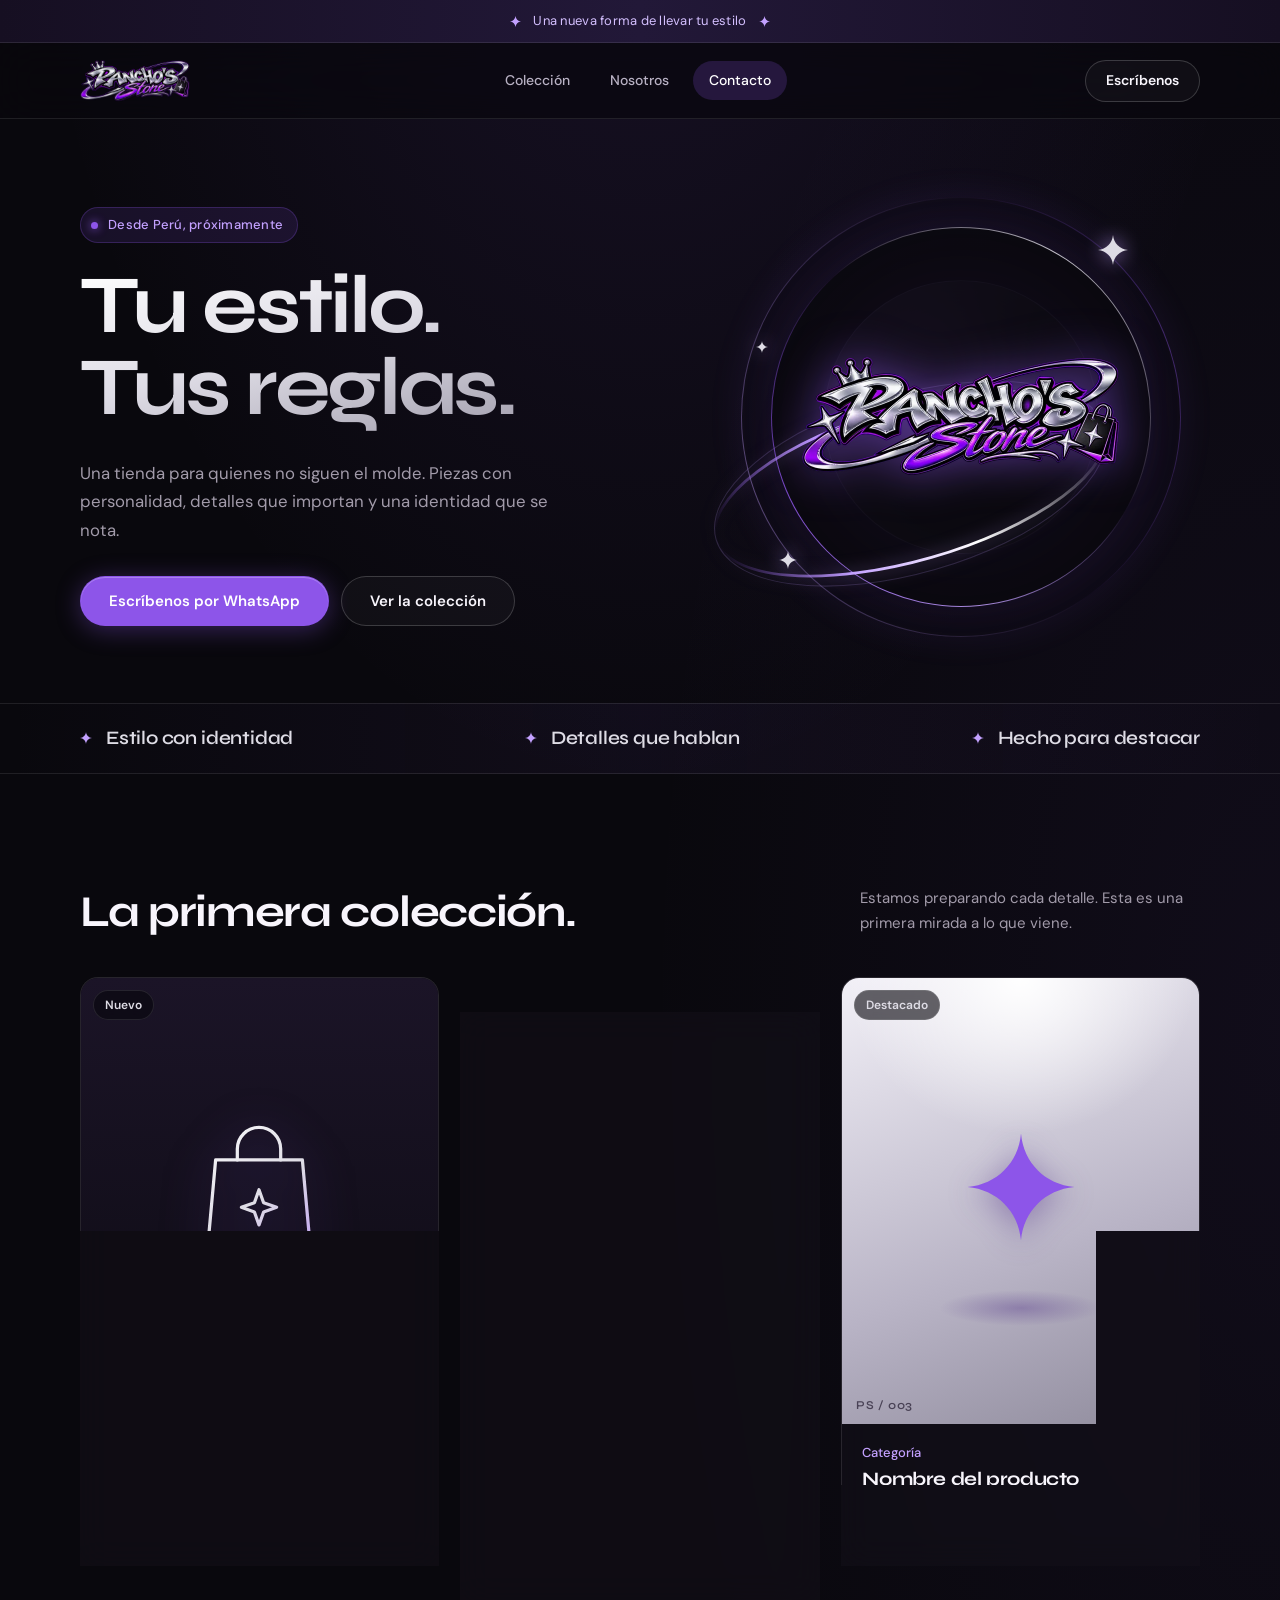
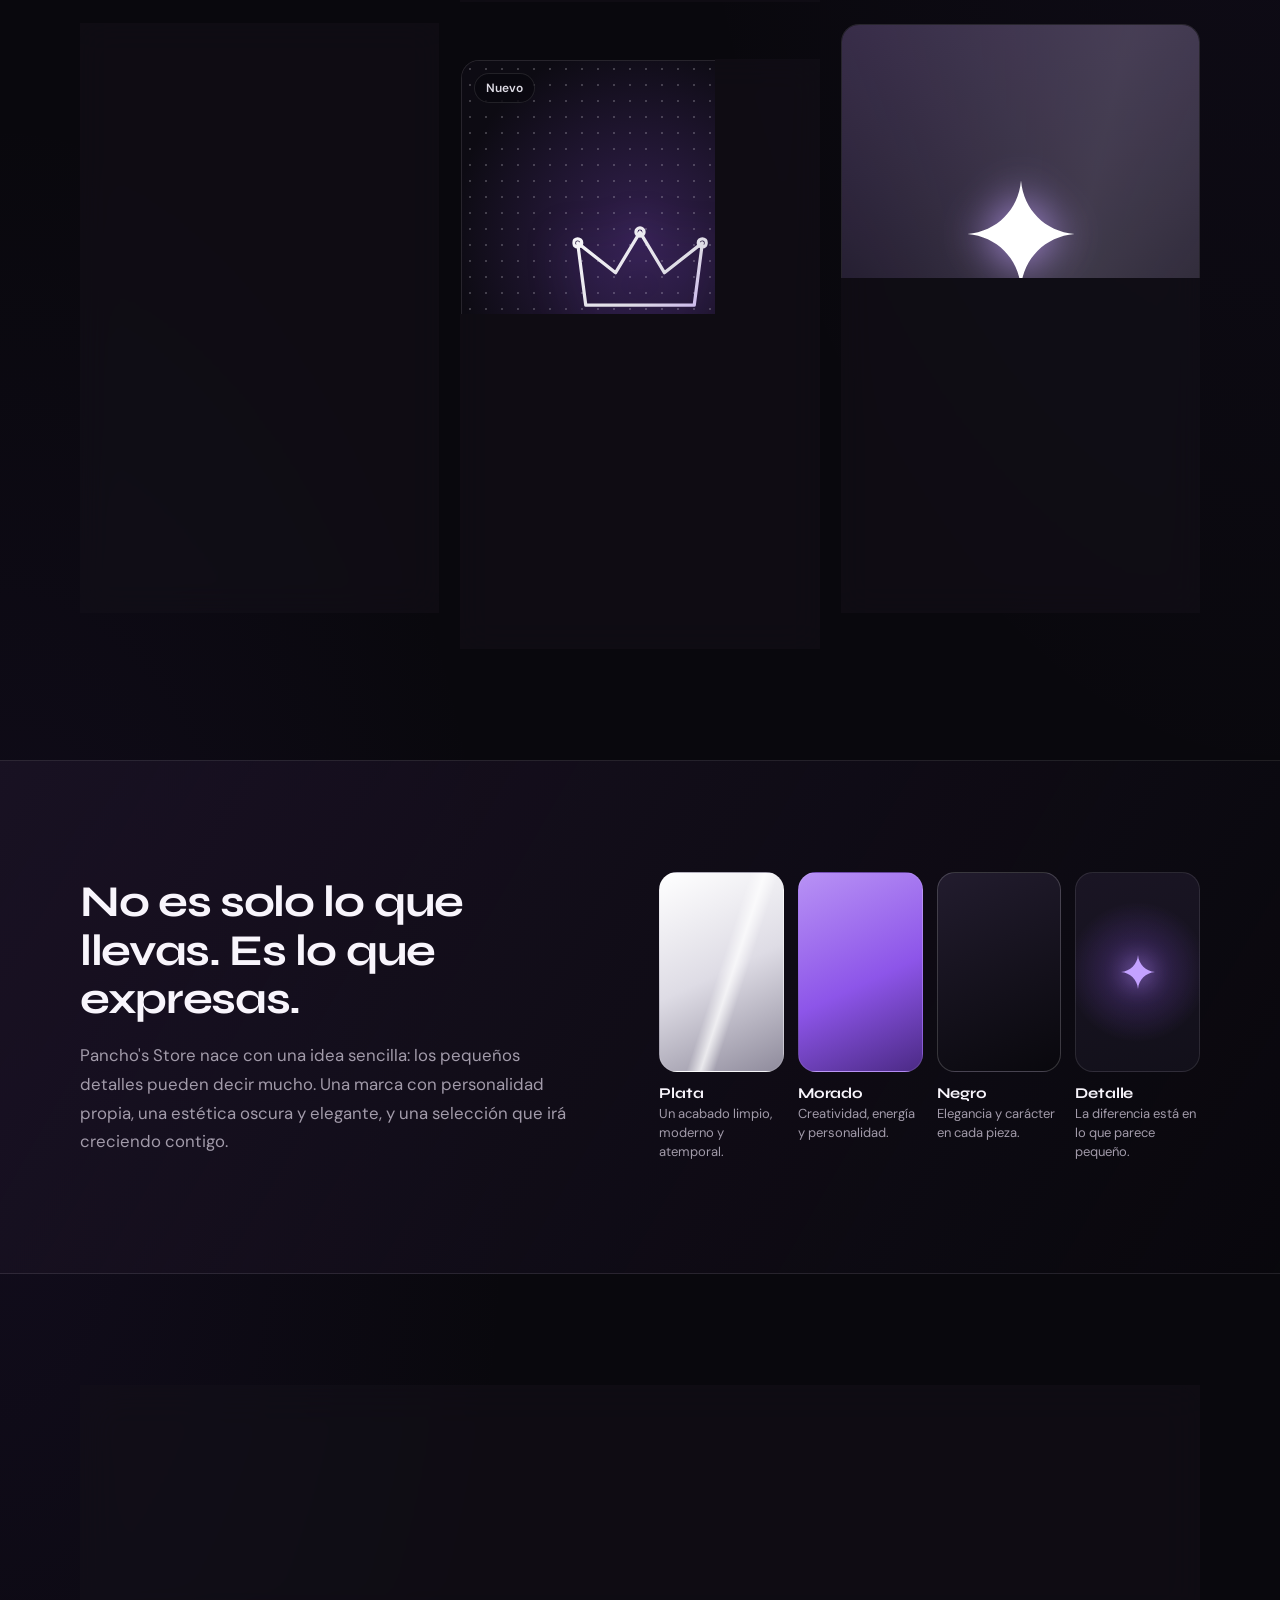
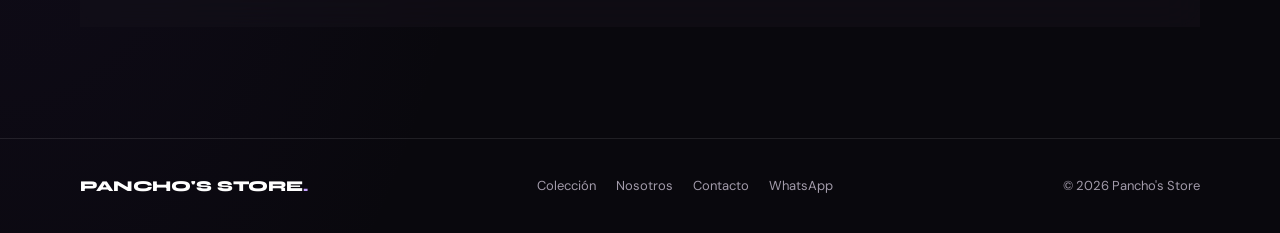
<file: index.html>
<!DOCTYPE html>
<html lang="es">
<head>
  <meta charset="UTF-8">
  <meta name="viewport" content="width=device-width, initial-scale=1">
  <meta name="theme-color" content="#09080d">
  <meta name="color-scheme" content="dark">
  <meta name="description" content="Pancho's Store — estilo que deja huella.">
  <title>Pancho's Store</title>
  <link rel="canonical" href="https://jisusdev-pge.github.io/Pancho-s-Store/">

  <meta property="og:type" content="website">
  <meta property="og:locale" content="es_PE">
  <meta property="og:site_name" content="Pancho's Store">
  <meta property="og:title" content="Pancho's Store">
  <meta property="og:description" content="Pancho's Store — estilo que deja huella.">
  <meta property="og:url" content="https://jisusdev-pge.github.io/Pancho-s-Store/">
  <meta property="og:image" content="https://jisusdev-pge.github.io/Pancho-s-Store/og-image.jpg">
  <meta property="og:image:width" content="1200">
  <meta property="og:image:height" content="630">
  <meta property="og:image:alt" content="Logotipo de Pancho's Store sobre fondo negro y morado">

  <meta name="twitter:card" content="summary_large_image">
  <meta name="twitter:title" content="Pancho's Store">
  <meta name="twitter:description" content="Pancho's Store — estilo que deja huella.">
  <meta name="twitter:image" content="https://jisusdev-pge.github.io/Pancho-s-Store/og-image.jpg">

  <link rel="icon" href="favicon.svg" type="image/svg+xml">
  <link rel="apple-touch-icon" href="panchos-store-logo-640.png">

  <!-- Fuentes: Syne (titulares, con carácter) + DM Sans (texto, muy legible) -->
  <link rel="preconnect" href="https://fonts.googleapis.com">
  <link rel="preconnect" href="https://fonts.gstatic.com" crossorigin>
  <link rel="stylesheet" href="https://fonts.googleapis.com/css2?family=DM+Sans:wght@400;500;600;700&family=Syne:wght@600;700;800&display=swap">

  <!-- El logo es lo primero que se ve: se pide con prioridad -->
  <link rel="preload" as="image" href="panchos-store-logo-640.webp" type="image/webp">

  <script>document.documentElement.classList.add('js');</script>
  <link rel="stylesheet" href="css/styles.css?v=estetica-1">
  <script src="js/whatsapp.js" defer></script>
  <script src="js/ui.js?v=3" defer></script>
</head>
<body>
  <!-- Iconos de la marca (destello, bolsa y corona del logo), reutilizados con <use> -->
  <svg width="0" height="0" style="position:absolute" aria-hidden="true" focusable="false">
    <defs>
      <linearGradient id="chromeStroke" gradientUnits="userSpaceOnUse" x1="0" y1="0" x2="100" y2="120">
        <stop offset="0" stop-color="#ffffff"/>
        <stop offset=".55" stop-color="#dedce5"/>
        <stop offset="1" stop-color="#b892f5"/>
      </linearGradient>
      <symbol id="i-spark" viewBox="0 0 24 24">
        <path d="M12 0C12.6 6.6 17.4 11.4 24 12C17.4 12.6 12.6 17.4 12 24C11.4 17.4 6.6 12.6 0 12C6.6 11.4 11.4 6.6 12 0Z"/>
      </symbol>
      <symbol id="i-bag" viewBox="0 0 100 120">
        <path d="M18 40h64l6 66H12z"/>
        <path d="M34 40v-8a16 16 0 0 1 32 0v8"/>
        <path d="M50 62l3.4 9.6L63 75l-9.6 3.4L50 88l-3.4-9.6L37 75l9.6-3.4z"/>
      </symbol>
      <symbol id="i-crown" viewBox="0 0 100 100">
        <path d="M10 76 4 30l28 22 18-30 18 30 28-22-6 46z"/>
        <path d="M12 88h76"/>
        <circle cx="4" cy="30" r="3"/><circle cx="50" cy="22" r="3"/><circle cx="96" cy="30" r="3"/>
      </symbol>
    </defs>
  </svg>

  <a class="skip-link" href="#contenido">Saltar al contenido</a>

  <div class="announcement">
    <svg class="spark" aria-hidden="true"><use href="#i-spark"/></svg>
    Una nueva forma de llevar tu estilo
    <svg class="spark" aria-hidden="true"><use href="#i-spark"/></svg>
  </div>

  <header class="site-header">
    <div class="wrap header-inner">
      <a class="logo" href="#" aria-label="Pancho's Store, ir al inicio">
        <picture>
          <source srcset="panchos-store-logo-640.webp" type="image/webp">
          <img src="panchos-store-logo-640.png" alt="Pancho's Store" width="640" height="348">
        </picture>
      </a>

      <nav class="nav" id="menu" aria-label="Principal">
        <a href="#coleccion">Colección</a>
        <a href="#nosotros">Nosotros</a>
        <a href="#contacto">Contacto</a>
      </nav>

      <a class="btn btn--ghost btn--sm header-cta" data-whatsapp href="#contacto">Escríbenos</a>

      <button class="menu-toggle" type="button" aria-expanded="false" aria-controls="menu" aria-label="Abrir menú">
        <span></span><span></span><span></span>
      </button>
    </div>
  </header>

  <main id="contenido">
    <section class="wrap hero" aria-labelledby="titulo-hero">
      <div class="hero-copy">
        <p class="status" data-rise style="--i:0">Desde Perú, próximamente</p>
        <h1 id="titulo-hero" data-rise style="--i:1">Tu estilo.<br>Tus reglas.</h1>
        <p class="lede" data-rise style="--i:2">Una tienda para quienes no siguen el molde. Piezas con personalidad, detalles que importan y una identidad que se nota.</p>
        <div class="actions" data-rise style="--i:3">
          <a class="btn btn--primary" data-whatsapp href="#contacto">Escríbenos por WhatsApp<span class="visually-hidden"> (abre WhatsApp)</span></a>
          <a class="btn btn--ghost" href="#coleccion">Ver la colección</a>
        </div>
      </div>

      <div class="orb" aria-hidden="true">
        <div class="orb-ring orb-ring--outer"></div>
        <div class="orb-core"></div>
        <div class="orb-ring"></div>

        <!-- Órbita inclinada: eco del aro que rodea el logotipo -->
        <svg class="orb-orbit" viewBox="0 0 400 400" focusable="false">
          <defs>
            <linearGradient id="orbitGrad" x1="0" y1="0" x2="1" y2="0">
              <stop offset="0" stop-color="#8d55e9" stop-opacity="0"/>
              <stop offset=".3" stop-color="#c3a1ff"/>
              <stop offset=".62" stop-color="#ffffff"/>
              <stop offset="1" stop-color="#dedce5" stop-opacity="0"/>
            </linearGradient>
          </defs>
          <g transform="rotate(-16 200 200)">
            <ellipse cx="200" cy="200" rx="190" ry="72" fill="none" stroke="url(#orbitGrad)" stroke-width="2.6" stroke-linecap="round"/>
            <ellipse cx="200" cy="200" rx="190" ry="84" fill="none" stroke="#c3a1ff" stroke-opacity=".18" stroke-width="1"/>
          </g>
        </svg>

        <!-- Logo real de la marca (decorativo: el nombre ya está en el encabezado) -->
        <picture class="orb-logo">
          <source srcset="panchos-store-logo-640.webp" type="image/webp">
          <img src="panchos-store-logo-640.png" alt="" width="640" height="348">
        </picture>

        <svg class="spark spark--a" aria-hidden="true"><use href="#i-spark"/></svg>
        <svg class="spark spark--b" aria-hidden="true"><use href="#i-spark"/></svg>
        <svg class="spark spark--c" aria-hidden="true"><use href="#i-spark"/></svg>
      </div>
    </section>

    <div class="pillars">
      <div class="wrap">
        <ul>
          <li>Estilo con identidad</li>
          <li>Detalles que hablan</li>
          <li>Hecho para destacar</li>
        </ul>
      </div>
    </div>

    <section class="section" id="coleccion" aria-labelledby="titulo-coleccion">
      <div class="wrap">
        <div class="section-head">
          <h2 id="titulo-coleccion">La primera colección.</h2>
          <p class="lede">Estamos preparando cada detalle. Esta es una primera mirada a lo que viene.</p>
        </div>

        <!-- Maqueta: textos, precios e imágenes son genéricos hasta tener productos reales -->
        <div class="products">
          <article class="product">
            <div class="p-art art-violet" role="img" aria-label="Espacio reservado para la foto del producto">
              <span class="p-badge">Nuevo</span>
              <svg class="p-emblem" viewBox="0 0 100 120" aria-hidden="true"><use href="#i-bag"/></svg>
              <span class="p-code">PS / 001</span>
            </div>
            <div class="p-body">
              <p class="p-cat">Categoría</p>
              <h3>Nombre del producto</h3>
              <div class="p-row">
                <p class="p-price">S/ 00.00</p>
                <a class="p-cta" data-whatsapp href="#contacto">Consultar<span class="visually-hidden"> por el producto 1 en WhatsApp</span></a>
              </div>
            </div>
          </article>

          <article class="product">
            <div class="p-art art-black" role="img" aria-label="Espacio reservado para la foto del producto">
              <svg class="p-emblem" viewBox="0 0 100 100" aria-hidden="true"><use href="#i-crown"/></svg>
              <span class="p-code">PS / 002</span>
            </div>
            <div class="p-body">
              <p class="p-cat">Categoría</p>
              <h3>Nombre del producto</h3>
              <div class="p-row">
                <p class="p-price">S/ 00.00</p>
                <a class="p-cta" data-whatsapp href="#contacto">Consultar<span class="visually-hidden"> por el producto 2 en WhatsApp</span></a>
              </div>
            </div>
          </article>

          <article class="product">
            <div class="p-art art-chrome" role="img" aria-label="Espacio reservado para la foto del producto">
              <span class="p-badge">Destacado</span>
              <svg class="p-emblem p-emblem--spark" viewBox="0 0 24 24" aria-hidden="true"><use href="#i-spark"/></svg>
              <span class="p-code">PS / 003</span>
            </div>
            <div class="p-body">
              <p class="p-cat">Categoría</p>
              <h3>Nombre del producto</h3>
              <div class="p-row">
                <p class="p-price">S/ 00.00</p>
                <a class="p-cta" data-whatsapp href="#contacto">Consultar<span class="visually-hidden"> por el producto 3 en WhatsApp</span></a>
              </div>
            </div>
          </article>

          <article class="product">
            <div class="p-art art-rings" role="img" aria-label="Espacio reservado para la foto del producto">
              <svg class="p-emblem" viewBox="0 0 100 120" aria-hidden="true"><use href="#i-bag"/></svg>
              <span class="p-code">PS / 004</span>
            </div>
            <div class="p-body">
              <p class="p-cat">Categoría</p>
              <h3>Nombre del producto</h3>
              <div class="p-row">
                <p class="p-price">S/ 00.00</p>
                <a class="p-cta" data-whatsapp href="#contacto">Consultar<span class="visually-hidden"> por el producto 4 en WhatsApp</span></a>
              </div>
            </div>
          </article>

          <article class="product">
            <div class="p-art art-dots" role="img" aria-label="Espacio reservado para la foto del producto">
              <span class="p-badge">Nuevo</span>
              <svg class="p-emblem" viewBox="0 0 100 100" aria-hidden="true"><use href="#i-crown"/></svg>
              <span class="p-code">PS / 005</span>
            </div>
            <div class="p-body">
              <p class="p-cat">Categoría</p>
              <h3>Nombre del producto</h3>
              <div class="p-row">
                <p class="p-price">S/ 00.00</p>
                <a class="p-cta" data-whatsapp href="#contacto">Consultar<span class="visually-hidden"> por el producto 5 en WhatsApp</span></a>
              </div>
            </div>
          </article>

          <article class="product">
            <div class="p-art art-fan" role="img" aria-label="Espacio reservado para la foto del producto">
              <svg class="p-emblem p-emblem--spark" viewBox="0 0 24 24" aria-hidden="true"><use href="#i-spark"/></svg>
              <span class="p-code">PS / 006</span>
            </div>
            <div class="p-body">
              <p class="p-cat">Categoría</p>
              <h3>Nombre del producto</h3>
              <div class="p-row">
                <p class="p-price">S/ 00.00</p>
                <a class="p-cta" data-whatsapp href="#contacto">Consultar<span class="visually-hidden"> por el producto 6 en WhatsApp</span></a>
              </div>
            </div>
          </article>
        </div>
      </div>
    </section>

    <section class="section story" id="nosotros" aria-labelledby="titulo-nosotros">
      <div class="wrap story-grid">
        <div>
          <h2 id="titulo-nosotros">No es solo lo que llevas. Es lo que expresas.</h2>
          <p class="lede">Pancho's Store nace con una idea sencilla: los pequeños detalles pueden decir mucho. Una marca con personalidad propia, una estética oscura y elegante, y una selección que irá creciendo contigo.</p>
        </div>

        <div class="swatches">
          <div class="swatch">
            <div class="swatch-chip chip-silver" aria-hidden="true"></div>
            <b>Plata</b>
            <span>Un acabado limpio, moderno y atemporal.</span>
          </div>
          <div class="swatch">
            <div class="swatch-chip chip-violet" aria-hidden="true"></div>
            <b>Morado</b>
            <span>Creatividad, energía y personalidad.</span>
          </div>
          <div class="swatch">
            <div class="swatch-chip chip-black" aria-hidden="true"></div>
            <b>Negro</b>
            <span>Elegancia y carácter en cada pieza.</span>
          </div>
          <div class="swatch">
            <div class="swatch-chip chip-detail" aria-hidden="true">
              <svg class="spark" aria-hidden="true"><use href="#i-spark"/></svg>
            </div>
            <b>Detalle</b>
            <span>La diferencia está en lo que parece pequeño.</span>
          </div>
        </div>
      </div>
    </section>

    <section class="section" id="contacto" aria-labelledby="titulo-contacto">
      <div class="wrap">
        <div class="contact-card">
          <svg class="spark contact-spark" aria-hidden="true"><use href="#i-spark"/></svg>
          <div>
            <h2 id="titulo-contacto">Lo bueno está por llegar.</h2>
            <p class="lede">¿Quieres conocer las novedades de Pancho's Store? Escríbenos y te contamos.</p>
          </div>
          <div class="contact-action">
            <a class="btn btn--primary" data-whatsapp
               href="https://wa.me/51946608900?text=%C2%A1Hola%21%20Vi%20esta%20promocion%20que%20anda%20de%20rompe%20y%20raja%2C%20dame%20mas%20info%20https%3A%2F%2Fjisusdev-pge.github.io%2FPancho-s-Store%2F"
               target="_blank" rel="noopener noreferrer">Escríbenos por WhatsApp<span class="visually-hidden"> (abre WhatsApp)</span></a>
            <p class="contact-note">Atención por WhatsApp: <strong>+51 946 608 900</strong>.<br>En el celular se abre la app; en la computadora, WhatsApp Web.</p>
          </div>
        </div>
      </div>
    </section>
  </main>

  <footer class="site-footer">
    <div class="wrap footer-inner">
      <b>PANCHO'S STORE<span>.</span></b>
      <nav class="footer-nav" aria-label="Pie de página">
        <a href="#coleccion">Colección</a>
        <a href="#nosotros">Nosotros</a>
        <a href="#contacto">Contacto</a>
        <a data-whatsapp href="#contacto">WhatsApp</a>
      </nav>
      <span>© <span id="year">2026</span> Pancho's Store</span>
    </div>
  </footer>

  <a class="fab" data-whatsapp href="#contacto" aria-label="Escríbenos por WhatsApp">
    <svg viewBox="0 0 24 24" width="26" height="26" aria-hidden="true" focusable="false">
      <path fill="currentColor" d="M4 3h16a2 2 0 0 1 2 2v11a2 2 0 0 1-2 2H9.5L5 21.5V18H4a2 2 0 0 1-2-2V5a2 2 0 0 1 2-2z"/>
    </svg>
  </a>
</body>
</html>
</file>
<file: css/styles.css>
/* =====================================================================
   Pancho's Store — Cromo sobre noche
   Colores oficiales: plata · morado · negro
   Lenguaje visual tomado del logotipo: cromo, destellos de cuatro
   puntas, órbita inclinada, corona y bolsa.
   ===================================================================== */

:root {
  --obsidian: #09080d;
  --graphite: #15121b;
  --violet: #8d55e9;
  /* Hover más profundo (no más claro): mantiene el texto blanco legible (contraste 5.6:1) */
  --violet-hover: #7b46de;
  --lilac: #c3a1ff;
  --silver: #dedce5;
  --steel: #8f8b9c;
  --muted: #a29baa;
  --text: #f8f5fc;
  --line: #ffffff18;
  --line-strong: #ffffff2e;

  --chrome: linear-gradient(165deg, #ffffff 0%, #dedce5 42%, #8f8b9c 100%);
  --glass: rgba(21, 18, 27, 0.55);
  --glass-border: rgba(255, 255, 255, 0.1);

  --pad: clamp(20px, 5vw, 64px);
  --max: 1120px;
  --header-h: 76px;
  --radius: 18px;
  --radius-sm: 12px;
  --radius-pill: 999px;

  --font-body: 'DM Sans', system-ui, -apple-system, 'Segoe UI', sans-serif;
  /* Syne: ancha y con carácter, a la altura del logotipo. Si no carga, cae a DM Sans. */
  --font-display: 'Syne', 'DM Sans', system-ui, sans-serif;
  --ease: cubic-bezier(0.22, 1, 0.36, 1);
}

*,
*::before,
*::after { box-sizing: border-box; }

html {
  scroll-behavior: smooth;
  -webkit-text-size-adjust: 100%;
}

body {
  margin: 0;
  color: var(--text);
  font: 400 16px/1.7 var(--font-body);
  background:
    radial-gradient(ellipse 90% 60% at 50% -10%, #8d55e922, transparent 55%),
    radial-gradient(ellipse 50% 40% at 100% 30%, #8d55e90f, transparent),
    radial-gradient(ellipse 40% 30% at 0% 80%, #4b2a8520, transparent),
    var(--obsidian);
  min-height: 100vh;
  /* Recorta el brillo que se sale de pantalla sin romper el encabezado fijo */
  overflow-x: clip;
}

a { color: inherit; text-decoration: none; }
a, button { -webkit-tap-highlight-color: transparent; }
p { margin: 0; }
h1, h2, h3 {
  margin: 0;
  font-family: var(--font-display);
  font-weight: 700;
}

.wrap {
  width: min(var(--max), 100% - 2 * var(--pad));
  margin-inline: auto;
}

.section { padding-block: clamp(64px, 9vw, 112px); }
section[id] { scroll-margin-top: calc(var(--header-h) + 16px); }

h2 {
  font-size: clamp(27px, 4.2vw, 44px);
  line-height: 1.1;
  letter-spacing: -.03em;
}

.lede {
  color: var(--muted);
  max-width: 42ch;
  font-size: 1.05rem;
}

/* Destello de cuatro puntas (el mismo del logotipo) */
.spark {
  width: 1em;
  height: 1em;
  fill: currentColor;
  flex: none;
}

/* Accesibilidad */
.visually-hidden {
  position: absolute;
  width: 1px;
  height: 1px;
  margin: -1px;
  padding: 0;
  overflow: hidden;
  clip: rect(0 0 0 0);
  white-space: nowrap;
  border: 0;
}

.skip-link {
  position: absolute;
  top: -60px;
  left: 12px;
  z-index: 20;
  padding: 12px 20px;
  background: var(--violet);
  color: #fff;
  font-size: 14px;
  font-weight: 700;
  border-radius: var(--radius-pill);
  transition: top .2s var(--ease);
}
.skip-link:focus { top: 12px; }

:focus-visible {
  outline: 2px solid var(--lilac);
  outline-offset: 3px;
}

/* Barra de anuncio */
.announcement {
  display: flex;
  align-items: center;
  justify-content: center;
  gap: 12px;
  padding: 10px 16px;
  background: linear-gradient(90deg, #160f22, #221838, #160f22);
  color: #d4c0ff;
  font-size: 13px;
  text-align: center;
  letter-spacing: .02em;
  border-bottom: 1px solid var(--line);
}
.announcement .spark { width: 11px; height: 11px; color: var(--lilac); }

/* Encabezado — barra de cristal */
.site-header {
  position: sticky;
  top: 0;
  z-index: 10;
  height: var(--header-h);
  background: rgba(9, 8, 13, 0.72);
  -webkit-backdrop-filter: blur(20px) saturate(1.3);
  backdrop-filter: blur(20px) saturate(1.3);
  border-bottom: 1px solid var(--line);
  transition: box-shadow .35s var(--ease), background .35s var(--ease);
}
.site-header.is-scrolled {
  background: rgba(9, 8, 13, 0.88);
  box-shadow: 0 12px 40px rgba(0, 0, 0, 0.4);
}
.header-inner {
  height: 100%;
  display: flex;
  align-items: center;
  justify-content: space-between;
  gap: 24px;
}

.logo {
  display: inline-flex;
  align-items: center;
  transition: opacity .2s var(--ease), transform .2s var(--ease);
  animation: logo-in 1.15s var(--ease) both;
}
.logo:hover { opacity: .9; transform: scale(1.02); }
.logo picture { display: block; }
.logo img {
  display: block;
  height: 60px;
  width: auto; /* respeta la proporción real del logo, sin recortes ni huecos */
  animation: logo-glow 1.4s var(--ease) both;
}

/* Animación de carga del logo al entrar */
@keyframes logo-in {
  0% {
    opacity: 0;
    transform: translateY(-10px) scale(0.88);
  }
  60% {
    opacity: 1;
    transform: translateY(2px) scale(1.03);
  }
  100% {
    opacity: 1;
    transform: none;
  }
}
@keyframes logo-glow {
  0% {
    filter: drop-shadow(0 0 0 transparent) brightness(0.7);
    opacity: 0.35;
  }
  45% {
    filter: drop-shadow(0 0 20px rgba(141, 85, 233, 0.65)) brightness(1.15);
    opacity: 1;
  }
  100% {
    filter: drop-shadow(0 0 0 transparent) brightness(1);
    opacity: 1;
  }
}

.nav {
  display: flex;
  gap: 8px;
  font-size: 14px;
  font-weight: 500;
  color: #b9b2c4;
}
.nav a {
  padding: 8px 16px;
  border-radius: var(--radius-pill);
  transition: color .2s var(--ease), background .2s var(--ease);
}
.nav a:hover {
  color: #fff;
  background: rgba(255, 255, 255, 0.06);
}
.nav a[aria-current] {
  color: #fff;
  background: rgba(141, 85, 233, 0.2);
}

.menu-toggle {
  display: none;
  width: 44px;
  height: 44px;
  padding: 0;
  border: 1px solid var(--line-strong);
  border-radius: 50%;
  background: rgba(255, 255, 255, 0.04);
  color: inherit;
  cursor: pointer;
  align-items: center;
  justify-content: center;
  flex-direction: column;
  gap: 5px;
  transition: border-color .2s, background .2s;
}
.menu-toggle:hover {
  border-color: var(--lilac);
  background: rgba(195, 161, 255, 0.1);
}
.menu-toggle span {
  display: block;
  width: 16px;
  height: 2px;
  background: var(--silver);
  border-radius: 2px;
  transition: transform .25s var(--ease), opacity .2s;
}
.menu-toggle[aria-expanded="true"] span:nth-child(1) { transform: translateY(7px) rotate(45deg); }
.menu-toggle[aria-expanded="true"] span:nth-child(2) { opacity: 0; }
.menu-toggle[aria-expanded="true"] span:nth-child(3) { transform: translateY(-7px) rotate(-45deg); }

/* Botones — píldoras suaves */
.btn {
  display: inline-flex;
  align-items: center;
  justify-content: center;
  min-height: 50px;
  padding: 12px 28px;
  font: 600 15px/1.2 var(--font-body);
  border-radius: var(--radius-pill);
  border: 1px solid transparent;
  cursor: pointer;
  transition: background .25s var(--ease), border-color .25s var(--ease),
              transform .25s var(--ease), box-shadow .3s var(--ease);
}
.btn:active { transform: scale(0.98); }
.btn--primary {
  background: var(--violet);
  color: #fff;
  box-shadow: 0 4px 24px rgba(141, 85, 233, 0.35),
              inset 0 1px 0 rgba(255, 255, 255, 0.25);
}
.btn--primary:hover {
  background: var(--violet-hover);
  box-shadow: 0 8px 32px rgba(141, 85, 233, 0.5),
              inset 0 1px 0 rgba(255, 255, 255, 0.3);
  transform: translateY(-2px);
}
.btn--ghost {
  border-color: var(--line-strong);
  color: var(--text);
  background: rgba(255, 255, 255, 0.03);
}
.btn--ghost:hover {
  border-color: rgba(195, 161, 255, 0.5);
  background: rgba(195, 161, 255, 0.08);
  transform: translateY(-2px);
}
.btn--sm {
  min-height: 42px;
  padding: 8px 20px;
  font-size: 14px;
}

/* ---------------------------------------------------------------------
   Hero
   --------------------------------------------------------------------- */
.hero {
  padding-block: clamp(48px, 7vw, 88px) clamp(40px, 6vw, 80px);
  display: grid;
  grid-template-columns: minmax(0, 1.1fr) minmax(0, 0.9fr);
  align-items: center;
  gap: clamp(28px, 5vw, 56px);
}

.status {
  display: inline-flex;
  align-items: center;
  gap: 10px;
  margin-bottom: 22px;
  padding: 6px 14px 6px 10px;
  border-radius: var(--radius-pill);
  background: rgba(141, 85, 233, 0.12);
  border: 1px solid rgba(141, 85, 233, 0.25);
  color: var(--lilac);
  font-size: 13px;
  font-weight: 500;
  letter-spacing: .02em;
}
.status::before {
  content: "";
  width: 7px;
  height: 7px;
  border-radius: 50%;
  background: var(--violet);
  box-shadow: 0 0 10px var(--violet);
  animation: pulse 2.2s ease-in-out infinite;
}

.hero h1 {
  font-size: clamp(40px, 7.2vw, 82px);
  line-height: 1;
  letter-spacing: -.04em;
  background: var(--chrome);
  -webkit-background-clip: text;
  background-clip: text;
  -webkit-text-fill-color: transparent;
  padding-bottom: 0.14em;
}
.hero .lede { margin-top: 18px; }
.actions {
  display: flex;
  flex-wrap: wrap;
  gap: 12px;
  margin-top: 32px;
}

/* Orbe con el logo, órbita inclinada y destellos */
.orb {
  position: relative;
  width: min(92%, 380px);
  aspect-ratio: 1;
  justify-self: center;
  display: grid;
  place-items: center;
}
.orb::before {
  content: "";
  position: absolute;
  inset: -20%;
  background: radial-gradient(circle, rgba(141, 85, 233, 0.4), transparent 65%);
  filter: blur(8px);
  animation: glow 7s ease-in-out infinite alternate;
}
.orb-core {
  position: absolute;
  inset: 14%;
  border-radius: 50%;
  background:
    radial-gradient(circle at 35% 30%, #5a3a82, #1a1424 55%, #0a090e);
  border: 1px solid rgba(181, 138, 255, 0.35);
  box-shadow:
    inset 0 0 50px rgba(181, 138, 255, 0.15),
    0 0 80px rgba(141, 85, 233, 0.3);
}
.orb-ring {
  position: absolute;
  inset: 0;
  border-radius: 50%;
  border: 1px solid transparent;
  background:
    linear-gradient(var(--obsidian), var(--obsidian)) padding-box,
    conic-gradient(from 120deg, transparent 0%, #c3a1ff 15%, #8d55e9 35%, transparent 55%, #dedce5 75%, transparent 100%) border-box;
  -webkit-mask: none;
  mask: none;
  opacity: 0.85;
  animation: spin 28s linear infinite;
}
.orb-ring--outer {
  inset: -8%;
  opacity: 0.4;
  animation-duration: 42s;
  animation-direction: reverse;
  background:
    linear-gradient(var(--obsidian), var(--obsidian)) padding-box,
    conic-gradient(from 0deg, transparent, #8d55e9, transparent 40%, #c3a1ff, transparent) border-box;
}
.orb-orbit {
  position: absolute;
  inset: -6%;
  width: 112%;
  height: 112%;
  overflow: visible;
  filter: drop-shadow(0 0 8px rgba(195, 161, 255, 0.55));
  pointer-events: none;
}
.orb-orbit g { animation: orbit-breathe 9s ease-in-out infinite alternate; transform-origin: 200px 200px; }
.orb-logo {
  position: relative;
  display: block;
  width: 84%;
}
.orb-logo img {
  display: block;
  width: 100%;
  height: auto;
  filter: drop-shadow(0 0 22px rgba(141, 85, 233, 0.55));
}

/* Destellos que acompañan al orbe */
.orb .spark {
  position: absolute;
  color: var(--silver);
  filter: drop-shadow(0 0 10px rgba(195, 161, 255, 0.8));
  animation: twinkle 4.6s ease-in-out infinite;
}
.spark--a { width: 30px; height: 30px; top: 2%; right: 6%; color: var(--lilac); }
.spark--b { width: 18px; height: 18px; bottom: 10%; left: 2%; animation-delay: -1.8s; }
.spark--c { width: 12px; height: 12px; top: 30%; left: -4%; color: var(--violet); animation-delay: -3.2s; }

@keyframes rise {
  from { opacity: 0; transform: translateY(20px); }
  to { opacity: 1; transform: none; }
}
@keyframes fade {
  from { opacity: 0; transform: scale(0.92); }
  to { opacity: 1; transform: none; }
}
@keyframes spin { to { transform: rotate(360deg); } }
@keyframes pulse {
  0%, 100% { opacity: 1; transform: scale(1); }
  50% { opacity: 0.5; transform: scale(0.85); }
}
@keyframes glow {
  from { opacity: 0.65; transform: scale(1); }
  to { opacity: 1; transform: scale(1.06); }
}
@keyframes twinkle {
  0%, 100% { opacity: 0.35; transform: scale(0.7) rotate(0deg); }
  50% { opacity: 1; transform: scale(1) rotate(45deg); }
}
@keyframes orbit-breathe {
  from { transform: rotate(-3deg); }
  to { transform: rotate(3deg); }
}
[data-rise] {
  animation: rise 0.85s var(--ease) both;
  animation-delay: calc(var(--i, 0) * 90ms);
}
.orb { animation: fade 1.3s var(--ease) 0.2s both; }

/* ---------------------------------------------------------------------
   Pilares — una línea tranquila, con destellos como separadores
   --------------------------------------------------------------------- */
.pillars {
  border-block: 1px solid var(--line);
  background: linear-gradient(90deg, transparent, rgba(141, 85, 233, 0.06), transparent);
}
.pillars ul {
  list-style: none;
  margin: 0;
  padding: 22px 0;
  display: flex;
  flex-wrap: wrap;
  align-items: center;
  justify-content: space-between;
  gap: 10px 32px;
}
.pillars li {
  display: inline-flex;
  align-items: center;
  gap: 14px;
  font: 600 clamp(15px, 1.8vw, 19px)/1.3 var(--font-display);
  letter-spacing: -.01em;
  color: var(--silver);
}
.pillars li::before {
  content: "";
  width: 12px;
  height: 12px;
  flex: none;
  background: var(--lilac);
  -webkit-mask: url("data:image/svg+xml,%3Csvg xmlns='http://www.w3.org/2000/svg' viewBox='0 0 24 24'%3E%3Cpath d='M12 0C12.6 6.6 17.4 11.4 24 12C17.4 12.6 12.6 17.4 12 24C11.4 17.4 6.6 12.6 0 12C6.6 11.4 11.4 6.6 12 0Z'/%3E%3C/svg%3E") center / contain no-repeat;
  mask: url("data:image/svg+xml,%3Csvg xmlns='http://www.w3.org/2000/svg' viewBox='0 0 24 24'%3E%3Cpath d='M12 0C12.6 6.6 17.4 11.4 24 12C17.4 12.6 12.6 17.4 12 24C11.4 17.4 6.6 12.6 0 12C6.6 11.4 11.4 6.6 12 0Z'/%3E%3C/svg%3E") center / contain no-repeat;
}

/* ---------------------------------------------------------------------
   Colección — maqueta de cartas de producto
   --------------------------------------------------------------------- */
.section-head {
  display: flex;
  align-items: flex-end;
  justify-content: space-between;
  gap: 24px;
  margin-bottom: 40px;
}
.section-head .lede { max-width: 34ch; font-size: 15px; }

.products {
  display: grid;
  grid-template-columns: repeat(3, minmax(0, 1fr));
  gap: 22px;
  align-items: start;
}
/* La columna central baja un poco: ritmo editorial en lugar de una cuadrícula rígida */
@media (min-width: 981px) {
  .product:nth-child(3n + 2) { margin-top: 36px; }
}

.product {
  display: flex;
  flex-direction: column;
  background: var(--glass);
  border: 1px solid var(--glass-border);
  border-radius: var(--radius);
  overflow: hidden;
  -webkit-backdrop-filter: blur(16px);
  backdrop-filter: blur(16px);
  transition: border-color .3s var(--ease), box-shadow .35s var(--ease);
}
.product:hover {
  border-color: rgba(195, 161, 255, 0.4);
  box-shadow: 0 18px 50px rgba(0, 0, 0, 0.4), 0 0 40px rgba(141, 85, 233, 0.12);
}

/* Espacio de la foto */
.p-art {
  position: relative;
  aspect-ratio: 4 / 5;
  overflow: hidden;
  isolation: isolate;
}
/* Sombra de suelo bajo el emblema */
.p-art::after {
  content: "";
  position: absolute;
  z-index: -1;
  left: 50%;
  bottom: 22%;
  width: 46%;
  height: 8%;
  transform: translateX(-50%);
  border-radius: 50%;
  background: radial-gradient(ellipse, rgba(0, 0, 0, 0.6), transparent 70%);
}
.p-emblem {
  position: absolute;
  left: 50%;
  top: 47%;
  width: 38%;
  height: auto;
  transform: translate(-50%, -50%);
  fill: none;
  stroke: url(#chromeStroke);
  stroke-width: 2.4;
  stroke-linejoin: round;
  stroke-linecap: round;
  filter: drop-shadow(0 8px 22px rgba(141, 85, 233, 0.5));
  transition: transform .5s var(--ease);
}
.p-emblem--spark {
  width: 30%;
  fill: #ffffff;
  stroke: none;
  filter: drop-shadow(0 0 22px rgba(195, 161, 255, 0.9));
}
.product:hover .p-emblem { transform: translate(-50%, calc(-50% - 6px)); }

.p-badge {
  position: absolute;
  top: 12px;
  left: 12px;
  z-index: 1;
  padding: 4px 11px;
  border-radius: var(--radius-pill);
  background: rgba(9, 8, 13, 0.62);
  border: 1px solid var(--glass-border);
  -webkit-backdrop-filter: blur(8px);
  backdrop-filter: blur(8px);
  color: var(--silver);
  font-size: 12px;
  font-weight: 600;
}
.p-code {
  position: absolute;
  left: 14px;
  bottom: 12px;
  z-index: 1;
  font: 600 12px var(--font-display);
  letter-spacing: .06em;
  color: #e0ceff;
  opacity: .85;
}

.art-violet {
  background:
    radial-gradient(ellipse 80% 55% at 50% 100%, rgba(141, 85, 233, 0.55), transparent 70%),
    linear-gradient(180deg, #1b1427, #0d0b13);
}
.art-black {
  background:
    repeating-linear-gradient(115deg, rgba(222, 220, 229, 0.06) 0 1px, transparent 1px 16px),
    linear-gradient(200deg, #1f1829, #0a090e);
}
.art-chrome {
  background:
    radial-gradient(ellipse 70% 50% at 50% 0%, #ffffff, transparent 70%),
    linear-gradient(160deg, #f2f0f7, #b9b4c6 60%, #8f8b9c);
}
.art-chrome .p-emblem--spark {
  fill: var(--violet);
  filter: drop-shadow(0 6px 16px rgba(75, 42, 133, 0.45));
}
.art-chrome .p-code { color: #2a2236; opacity: .75; }
.art-chrome::after { background: radial-gradient(ellipse, rgba(75, 42, 133, 0.35), transparent 70%); }
.art-rings {
  background:
    repeating-radial-gradient(circle at 50% 60%, rgba(195, 161, 255, 0.16) 0 1px, transparent 1px 22px),
    radial-gradient(circle at 50% 60%, #2a1a40, #0f0d16 72%);
}
.art-dots {
  background:
    radial-gradient(rgba(222, 220, 229, 0.24) 1px, transparent 1.5px) 0 0 / 16px 16px,
    radial-gradient(ellipse 70% 60% at 50% 40%, #33204f, #0d0b13 75%);
}
.art-fan {
  background:
    conic-gradient(from 200deg at 50% 108%, rgba(141, 85, 233, 0.55), transparent 28%, rgba(222, 220, 229, 0.2) 48%, transparent 70%),
    linear-gradient(165deg, #241836, #0f0d16);
}

.p-body { padding: 18px 20px 20px; }
.p-cat {
  color: var(--lilac);
  font-size: 13px;
  font-weight: 500;
}
.product h3 {
  margin-top: 4px;
  font-size: 19px;
  line-height: 1.2;
  letter-spacing: -.02em;
}
.p-row {
  display: flex;
  align-items: center;
  justify-content: space-between;
  flex-wrap: wrap;
  gap: 10px;
  margin-top: 16px;
}
.p-price {
  font: 700 19px/1 var(--font-display);
  letter-spacing: -.02em;
  color: var(--silver);
}
.p-cta {
  display: inline-flex;
  align-items: center;
  justify-content: center;
  min-height: 38px;
  padding: 6px 16px;
  border: 1px solid var(--line-strong);
  border-radius: var(--radius-pill);
  background: rgba(255, 255, 255, 0.03);
  font-size: 13px;
  font-weight: 600;
  transition: background .25s var(--ease), border-color .25s var(--ease);
}
.p-cta:hover {
  background: var(--violet-hover);
  border-color: var(--violet-hover);
  color: #fff;
}

/* ---------------------------------------------------------------------
   Identidad
   --------------------------------------------------------------------- */
.story {
  position: relative;
}
.story::before {
  content: "";
  position: absolute;
  inset: 0;
  background: linear-gradient(120deg, rgba(26, 18, 36, 0.9), rgba(9, 8, 13, 0.5));
  border-block: 1px solid var(--line);
  pointer-events: none;
}
.story-grid {
  position: relative;
  display: grid;
  grid-template-columns: minmax(0, 1fr) minmax(0, 1.05fr);
  gap: clamp(28px, 5vw, 64px);
  align-items: center;
}
.story .lede { margin-top: 18px; }

.swatches {
  display: grid;
  grid-template-columns: repeat(4, 1fr);
  gap: 14px;
}
.swatch {
  display: flex;
  flex-direction: column;
}
.swatch-chip {
  position: relative;
  height: clamp(120px, 18vw, 200px);
  border-radius: var(--radius);
  border: 1px solid var(--glass-border);
  overflow: hidden;
}
.chip-silver {
  background: linear-gradient(155deg, #ffffff, #dedce5 50%, #8f8b9c);
}
/* Brillo diagonal, como metal pulido */
.chip-silver::after {
  content: "";
  position: absolute;
  inset: -20% 30% -20% auto;
  width: 22%;
  transform: rotate(18deg);
  background: linear-gradient(90deg, transparent, rgba(255, 255, 255, 0.75), transparent);
}
.chip-violet {
  background: linear-gradient(155deg, #b892f5, #8d55e9 55%, #4b2a85);
}
.chip-black {
  background: linear-gradient(155deg, #221c2e, #09080d);
  border-color: var(--line-strong);
}
.chip-detail {
  display: grid;
  place-items: center;
  background:
    radial-gradient(circle at 50% 50%, rgba(141, 85, 233, 0.35), transparent 60%),
    linear-gradient(160deg, #1a1524, #12101a);
}
.chip-detail .spark {
  width: 34px;
  height: 34px;
  color: var(--lilac);
  filter: drop-shadow(0 0 12px rgba(195, 161, 255, 0.8));
}
.swatch b {
  margin-top: 12px;
  font: 700 15px var(--font-display);
  letter-spacing: -.01em;
}
.swatch span {
  margin-top: 3px;
  color: var(--muted);
  font-size: 13px;
  line-height: 1.45;
}

/* ---------------------------------------------------------------------
   Contacto
   --------------------------------------------------------------------- */
.contact-card {
  display: grid;
  grid-template-columns: minmax(0, 1.25fr) minmax(0, 0.75fr);
  gap: clamp(24px, 4vw, 48px);
  align-items: end;
  padding: clamp(28px, 5vw, 56px);
  background:
    radial-gradient(ellipse 60% 90% at 100% 0%, rgba(141, 85, 233, 0.16), transparent 70%),
    var(--glass);
  border-radius: calc(var(--radius) + 6px);
  -webkit-backdrop-filter: blur(20px);
  backdrop-filter: blur(20px);
  position: relative;
  overflow: hidden;
}
/* Borde con degradado plata → morado */
.contact-card::before {
  content: "";
  position: absolute;
  inset: 0;
  padding: 1px;
  border-radius: inherit;
  background: linear-gradient(135deg, rgba(222, 220, 229, 0.5), rgba(255, 255, 255, 0.06) 40%, rgba(141, 85, 233, 0.6));
  -webkit-mask: linear-gradient(#000 0 0) content-box, linear-gradient(#000 0 0);
  -webkit-mask-composite: xor;
  mask-composite: exclude;
  pointer-events: none;
}
.contact-spark {
  position: absolute;
  top: 22px;
  right: 26px;
  width: 26px;
  height: 26px;
  color: var(--lilac);
  filter: drop-shadow(0 0 12px rgba(195, 161, 255, 0.8));
  animation: twinkle 4.6s ease-in-out infinite;
}
.contact-card .lede { margin-top: 14px; }
.contact-action {
  display: flex;
  flex-direction: column;
  align-items: stretch;
  gap: 14px;
}
.contact-action .btn {
  width: 100%;
  min-height: 54px;
  font-size: 15px;
}
.contact-note {
  color: var(--muted);
  font-size: 13px;
  line-height: 1.55;
  text-align: center;
}
.contact-note strong {
  color: var(--silver);
  font-weight: 600;
}

/* Pie */
.site-footer {
  border-top: 1px solid var(--line);
  padding-block: 28px;
  color: var(--muted);
  font-size: 13px;
}
.footer-inner {
  display: flex;
  align-items: center;
  justify-content: space-between;
  gap: 16px;
  flex-wrap: wrap;
}
.site-footer b {
  font: 800 15px var(--font-display);
  letter-spacing: -.01em;
  color: #fff;
}
.site-footer b span { color: var(--lilac); }
.footer-nav {
  display: flex;
  flex-wrap: wrap;
  gap: 4px 20px;
}
.footer-nav a {
  padding-block: 8px; /* área táctil cómoda */
  transition: color .2s var(--ease);
}
.footer-nav a:hover { color: var(--text); }

/* Botón flotante de WhatsApp (móvil) */
.fab {
  display: none;
  position: fixed;
  right: 18px;
  bottom: 18px;
  z-index: 9;
  width: 56px;
  height: 56px;
  border-radius: 50%;
  align-items: center;
  justify-content: center;
  background: var(--violet);
  color: #fff;
  box-shadow:
    0 8px 28px rgba(141, 85, 233, 0.45),
    inset 0 1px 0 rgba(255, 255, 255, 0.3);
  transition: transform .25s var(--ease), box-shadow .25s, background .2s;
}
.fab:hover {
  background: var(--violet-hover);
  transform: scale(1.08);
  box-shadow: 0 12px 36px rgba(141, 85, 233, 0.55);
}
.fab:active { transform: scale(0.95); }

/* ---------------------------------------------------------------------
   Responsive
   --------------------------------------------------------------------- */
@media (max-width: 980px) {
  .hero {
    grid-template-columns: 1fr;
    gap: 44px;
  }
  .hero h1 { font-size: clamp(38px, 10.5vw, 76px); }
  .orb {
    width: min(78%, 320px);
    justify-self: center;
  }

  .products { grid-template-columns: repeat(2, minmax(0, 1fr)); }

  .story-grid,
  .contact-card { grid-template-columns: 1fr; }
}

@media (max-width: 860px) {
  :root { --header-h: 68px; }
  .header-cta { display: none; }
  .fab { display: inline-flex; }
  .logo img { height: 52px; }

  .site-header { height: auto; min-height: var(--header-h); }
  .header-inner { flex-wrap: wrap; padding-block: 10px; }
  .nav { order: 3; width: 100%; gap: 4px; }

  .js .site-header { height: var(--header-h); }
  .js .header-inner { flex-wrap: nowrap; padding-block: 0; }
  .js .menu-toggle { display: inline-flex; }
  .js .nav {
    display: none;
    position: absolute;
    top: 100%;
    left: 0;
    right: 0;
    flex-direction: column;
    gap: 0;
    width: auto;
    padding: 8px var(--pad) 16px;
    background: rgba(9, 8, 13, 0.96);
    border-bottom: 1px solid var(--line);
    -webkit-backdrop-filter: blur(20px);
    backdrop-filter: blur(20px);
  }
  .js .nav.is-open { display: flex; }
  .js .nav a {
    padding: 14px 16px;
    border-radius: var(--radius-sm);
    font-size: 15px;
  }
  .js .nav a[aria-current] {
    color: var(--lilac);
    background: rgba(141, 85, 233, 0.15);
  }

  .site-footer { padding-bottom: 96px; }
}

@media (max-width: 700px) {
  .pillars ul {
    flex-direction: column;
    align-items: flex-start;
    padding: 18px 0;
    gap: 8px;
  }

  .section-head { display: block; }
  .section-head .lede { margin-top: 12px; }

  .swatches { grid-template-columns: 1fr 1fr; row-gap: 18px; }
  .swatch-chip { height: 110px; }
}

@media (max-width: 560px) {
  .logo img { height: 46px; }
  .actions .btn { width: 100%; }
  .orb { width: min(80%, 280px); }
  .spark--a { right: 0; }
  .spark--c { left: 0; }

  /* Cartas compactas, dos por fila, como en una tienda móvil */
  .products { gap: 12px; }
  .p-body { padding: 12px 12px 14px; }
  .product h3 { font-size: 15px; }
  .p-cat { font-size: 12px; }
  .p-row { margin-top: 12px; gap: 8px; }
  .p-price { font-size: 16px; }
  .p-cta { width: 100%; }
  .p-badge { top: 8px; left: 8px; font-size: 11px; padding: 3px 9px; }
  .p-code { left: 10px; bottom: 9px; font-size: 11px; }

  .footer-inner {
    flex-direction: column;
    align-items: flex-start;
  }
}

/* Modo de alto contraste: el texto con degradado se haría invisible, se usa color sólido */
@media (forced-colors: active) {
  .hero h1 {
    background: none;
    -webkit-text-fill-color: currentColor;
    color: CanvasText;
  }
}

@media (prefers-reduced-motion: reduce) {
  html { scroll-behavior: auto; }
  *, *::before, *::after {
    animation: none !important;
    transition: none !important;
  }
}
</file>
